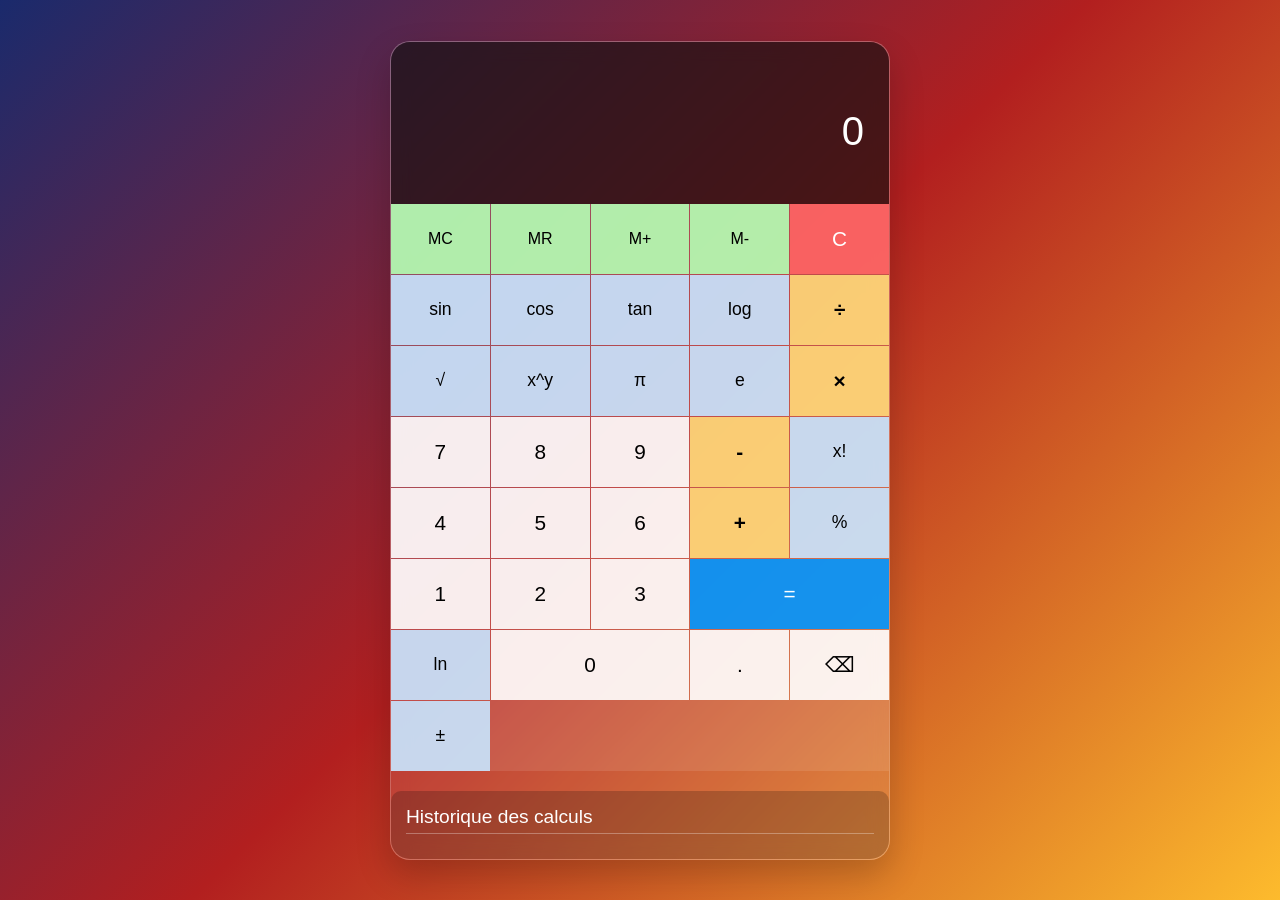
<file: index.html>
<!DOCTYPE html>
<html lang="fr">
<head>
    <meta charset="UTF-8">
    <meta name="viewport" content="width=device-width, initial-scale=1.0">
    <title>Calculatrice Avancée</title>
    <style></style>
    <link rel="stylesheet" href="css/style.css">
</head>
<body>
    <div class="calculator">
        <div class="display-container">
            <div class="previous-operation" id="previous-operation"></div>
            <div class="current-operation" id="current-operation">0</div>
        </div>
       
        <div class="buttons-container">
            <!-- Mémoire et fonctions spéciales -->
            <button class="button memory-btn" data-action="mc">MC</button>
            <button class="button memory-btn" data-action="mr">MR</button>
            <button class="button memory-btn" data-action="m+">M+</button>
            <button class="button memory-btn" data-action="m-">M-</button>
            <button class="button clear" data-action="clear">C</button>
           
            <!-- Fonctions scientifiques première ligne -->
            <button class="button scientific" data-action="sin">sin</button>
            <button class="button scientific" data-action="cos">cos</button>
            <button class="button scientific" data-action="tan">tan</button>
            <button class="button scientific" data-action="log">log</button>
            <button class="button operator" data-action="/">÷</button>
           
            <!-- Fonctions scientifiques deuxième ligne -->
            <button class="button scientific" data-action="sqrt">√</button>
            <button class="button scientific" data-action="power">x^y</button>
            <button class="button scientific" data-action="pi">π</button>
            <button class="button scientific" data-action="e">e</button>
            <button class="button operator" data-action="*">×</button>
           
            <!-- Chiffres et opérations de base -->
            <button class="button" data-number="7">7</button>
            <button class="button" data-number="8">8</button>
            <button class="button" data-number="9">9</button>
            <button class="button operator" data-action="-">-</button>
            <button class="button scientific" data-action="factorial">x!</button>
           
            <button class="button" data-number="4">4</button>
            <button class="button" data-number="5">5</button>
            <button class="button" data-number="6">6</button>
            <button class="button operator" data-action="+">+</button>
            <button class="button scientific" data-action="percent">%</button>
           
            <button class="button" data-number="1">1</button>
            <button class="button" data-number="2">2</button>
            <button class="button" data-number="3">3</button>
            <button class="button equals" data-action="equals" rowspan="2">=</button>
            <button class="button scientific" data-action="ln">ln</button>
           
            <button class="button zero" data-number="0">0</button>
            <button class="button" data-action="decimal">.</button>
            <button class="button" data-action="backspace">⌫</button>
            <button class="button scientific" data-action="toggle-sign">±</button>
        </div>
       
        <div class="history-container">
            <div class="history-title">Historique des calculs</div>
            <div id="history-list"></div>
        </div>
    </div>

    <script src="js/script.js"></script>
</body>
</html>
</file>
<file: css/style.css>
* {
    margin: 0;
    padding: 0;
    box-sizing: border-box;
    font-family: 'Segoe UI', Tahoma, Geneva, Verdana, sans-serif;
}

body {
    display: flex;
    justify-content: center;
    align-items: center;
    min-height: 100vh;
    background: linear-gradient(135deg, #1a2a6c, #b21f1f, #fdbb2d);
    padding: 20px;
}

.calculator {
    width: 100%;
    max-width: 500px;
    background-color: rgba(255, 255, 255, 0.1);
    backdrop-filter: blur(10px);
    border-radius: 20px;
    box-shadow: 0 15px 35px rgba(0, 0, 0, 0.2);
    overflow: hidden;
    border: 1px solid rgba(255, 255, 255, 0.2);
}

.display-container {
    padding: 25px;
    background-color: rgba(0, 0, 0, 0.6);
    color: white;
    text-align: right;
    position: relative;
}

.previous-operation {
    min-height: 32px;
    font-size: 1.2rem;
    color: rgba(255, 255, 255, 0.7);
    word-wrap: break-word;
    overflow-wrap: break-word;
}

.current-operation {
    min-height: 70px;
    font-size: 2.5rem;
    font-weight: 300;
    word-wrap: break-word;
    overflow-wrap: break-word;
    margin-top: 10px;
}

.buttons-container {
    display: grid;
    grid-template-columns: repeat(5, 1fr);
    gap: 1px;
    background-color: rgba(255, 255, 255, 0.1);
}

.button {
    border: none;
    background-color: rgba(255, 255, 255, 0.9);
    height: 70px;
    font-size: 1.3rem;
    cursor: pointer;
    transition: all 0.2s ease;
    outline: none;
}

.button:hover {
    background-color: rgba(255, 255, 255, 1);
    transform: scale(1.02);
}

.button:active {
    transform: scale(0.98);
}

.operator {
    background-color: rgba(255, 218, 121, 0.9);
    font-weight: 600;
}

.scientific {
    background-color: rgba(200, 230, 255, 0.9);
    font-size: 1.1rem;
}

.equals {
    background-color: rgba(0, 150, 255, 0.9);
    color: white;
    grid-column: span 2;
}

.clear {
    background-color: rgba(255, 100, 100, 0.9);
    color: white;
}

.zero {
    grid-column: span 2;
}

.memory-btn {
    background-color: rgba(180, 255, 180, 0.9);
    font-size: 1rem;
}

.history-container {
    margin-top: 20px;
    background-color: rgba(0, 0, 0, 0.2);
    border-radius: 10px;
    padding: 15px;
    color: white;
    max-height: 200px;
    overflow-y: auto;
}

.history-title {
    font-size: 1.2rem;
    margin-bottom: 10px;
    border-bottom: 1px solid rgba(255, 255, 255, 0.3);
    padding-bottom: 5px;
}

.history-item {
    padding: 8px;
    border-bottom: 1px solid rgba(255, 255, 255, 0.1);
    font-family: monospace;
}

.history-item:last-child {
    border-bottom: none;
}

@media (max-width: 600px) {
    .calculator {
        max-width: 100%;
    }
    
    .button {
        height: 60px;
        font-size: 1.1rem;
    }
    
    .scientific {
        font-size: 1rem;
    }
    
    .current-operation {
        font-size: 2rem;
    }
}
</file>
